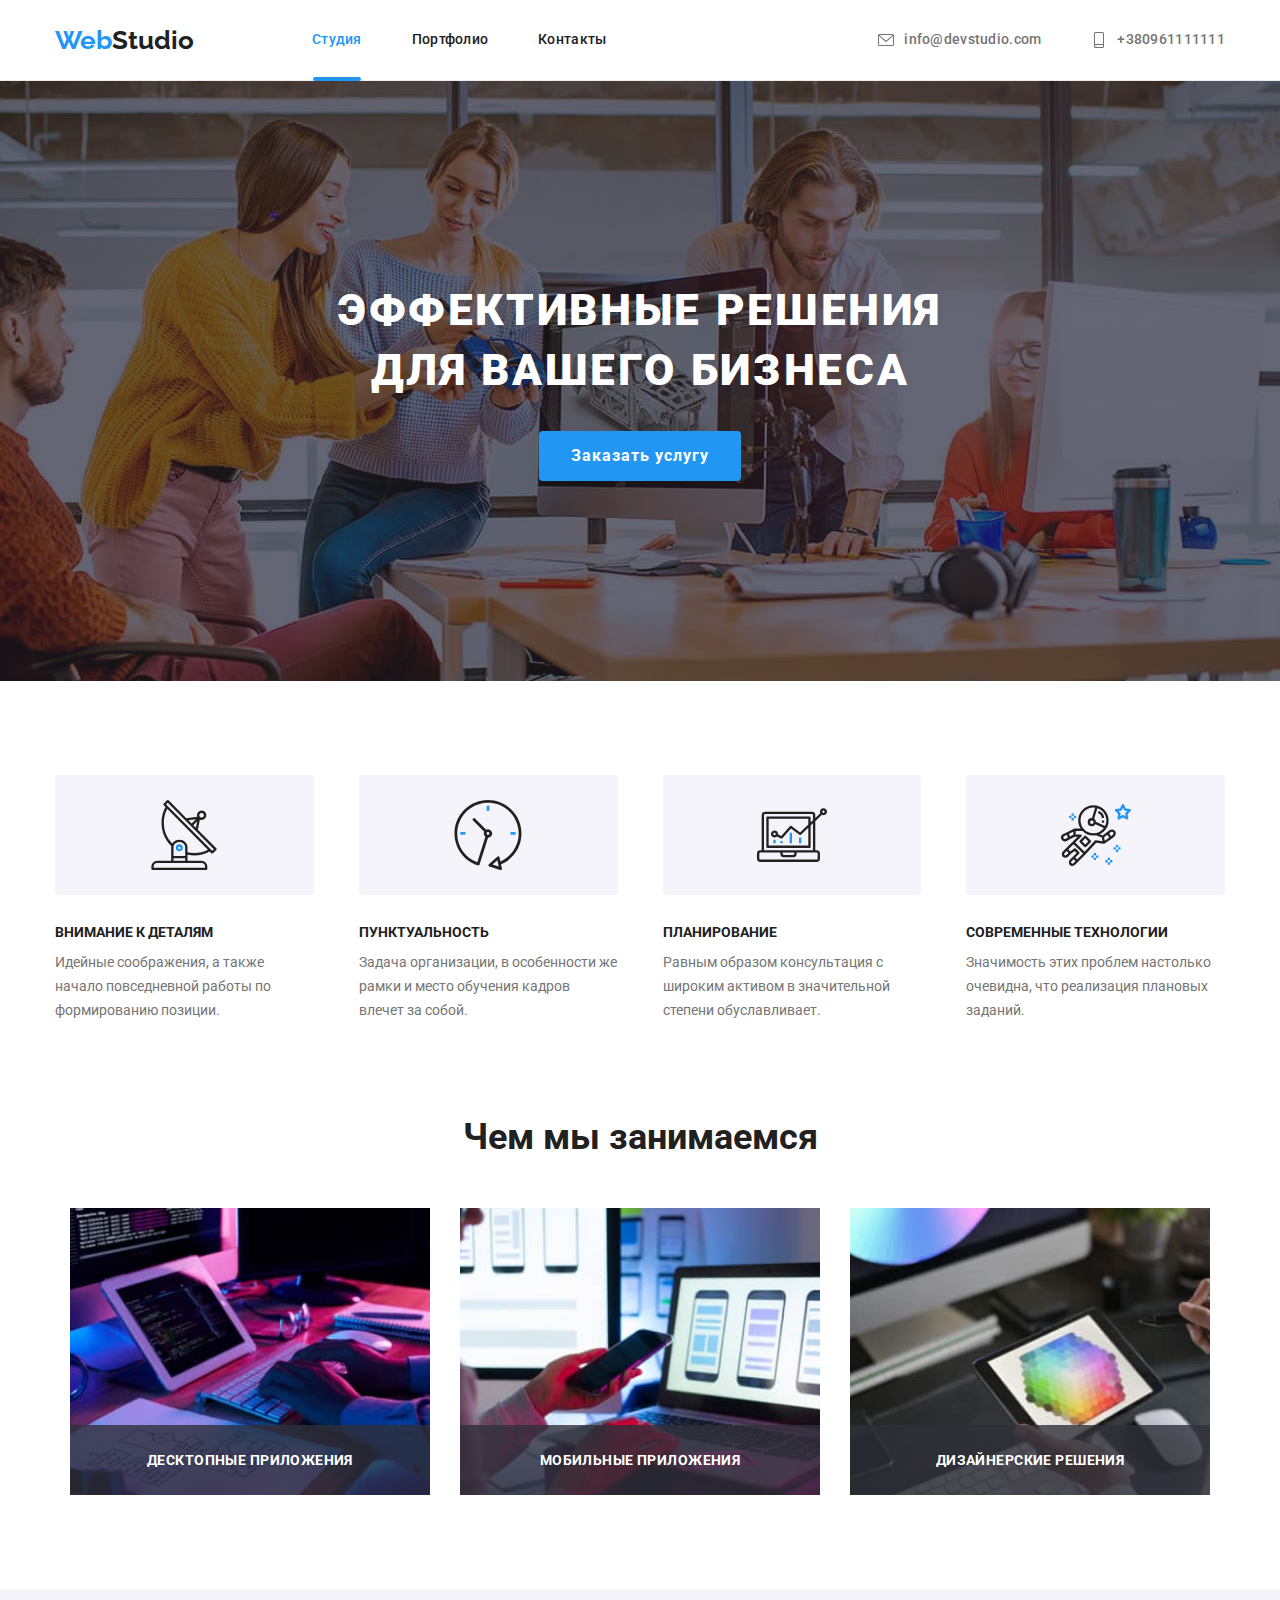
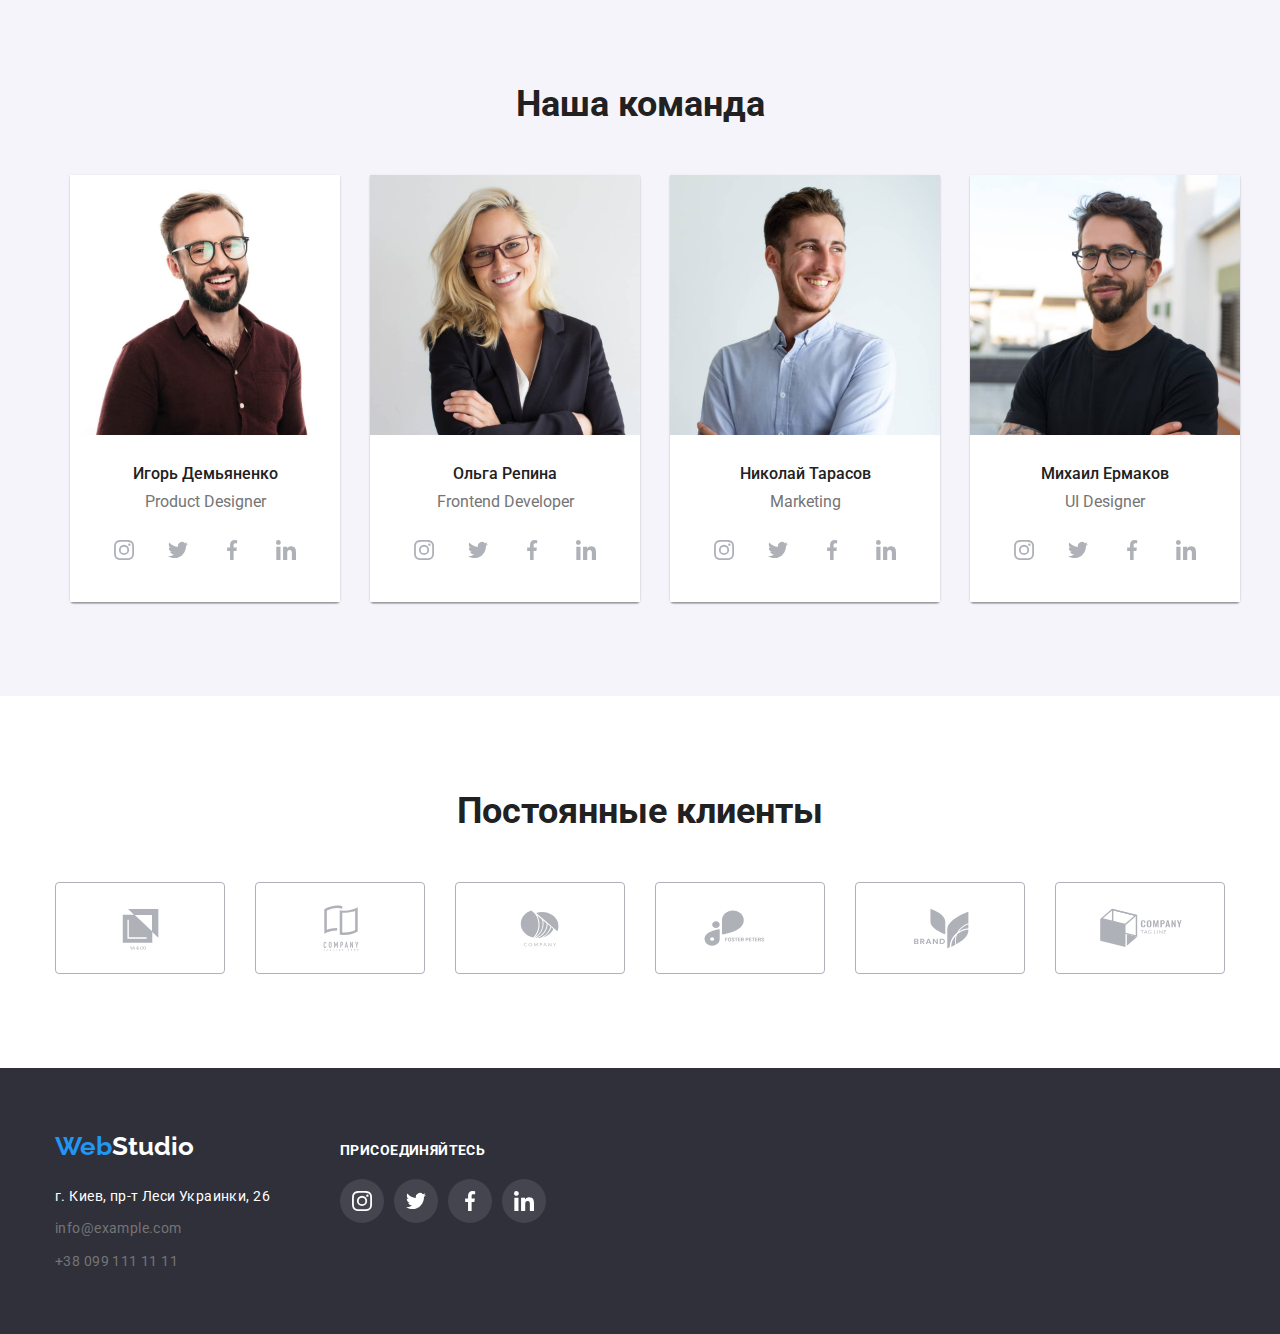
<file: index.html>
<!DOCTYPE html>
<html lang="ru">
<head>
    <meta charset="UTF-8">
    <meta http-equiv="X-UA-Compatible" content="IE=edge">
    <meta name="viewport" content="width=device-width, initial-scale=1.0">
    <title>Homework5</title>
    <link rel="preconnect" href="https://fonts.googleapis.com">
    <link rel="preconnect" href="https://fonts.gstatic.com" crossorigin>
    <link href="https://fonts.googleapis.com/css2?family=Raleway:wght@700&family=Roboto:wght@400;500;700;900&display=swap"
    rel="stylesheet">
    <link rel="stylesheet" href="https://cdnjs.cloudflare.com/ajax/libs/modern-normalize/1.1.0/modern-normalize.min.css">
    
    <link rel="stylesheet" href="./css/styles.css">
</head>
<body>
    <!--Шапка сайта-->
    <header class="page-header">
       <div class="container main-nav">
            <nav class="main-nav">
                <a class="logo" href="./index.html">
                    <span class="logo-accent">Web</span>Studio
                </a>
                <ul class="site-nav list">
                    <li class="item"><a href="" class="link current">Студия</a></li>
                    <li class="item"><a href="portfolio.html" class="link">Портфолио</a></li>
                    <li class="item"><a href="" class="link">Контакты</a></li>
                </ul>
            </nav>
            <ul class="head-contacts list">
                <li class="item">
                    <a href="mailto:info@devstudio.com" class="link">
                        <svg class="contact-icon">
                            <use href="./images/icons.svg#icon-envelope"></use>
                        </svg>
                        info@devstudio.com
                    </a>
                </li>
                <li class="item">
                    <a href="tel:+380961111111" class="link">
                        <svg class="contact-icon">
                            <use href="./images/icons.svg#icon-smartphone"></use>
                        </svg>
                        +380961111111
                    </a>
                </li>
            </ul>
       </div>
    </header>
    <!--Уникальный контент страницы-->
    <main>
            <!--Герой-->
            <section class="hero">
                <h1 class="hero-title"> ЭФФЕКТИВНЫЕ РЕШЕНИЯ ДЛЯ ВАШЕГО БИЗНЕСА</h1>
                <button type="button" class="hero-button" data-modal-open>Заказать услугу</button>
            </section>
            <!--Преимущества-->
            <section class="section">
                <div class="container">
                    <h2 class="visually-hidden">Наши преимущества</h2>
                    <ul class="feature-list list">

                        <li class="item">
                            <div class="feature-thumb">
                                <svg class="feature-icon">
                                    <use href="./images/icons.svg#icon-antenna"></use>
                                </svg>
                            </div>
                            <h3 class="title"> ВНИМАНИЕ К ДЕТАЛЯМ</h3>
                            <p class="text">Идейные соображения, а также начало повседневной работы по формированию позиции.</p>
                        </li>

                        <li class="item">
                            <div class="feature-thumb">
                                <svg class="feature-icon">
                                    <use href="./images/icons.svg#icon-clock"></use>
                                </svg>
                            </div>
                            <h3 class="title">ПУНКТУАЛЬНОСТЬ</h3>
                            <p class="text"> Задача организации, в особенности же рамки и место обучения кадров влечет за собой.</p>
                        </li>

                        <li class="item">
                            <div class="feature-thumb">
                                <svg class="feature-icon">
                                    <use href="./images/icons.svg#icon-diagram"></use>
                                </svg>
                            </div>
                            <h3 class="title">ПЛАНИРОВАНИЕ</h3>
                            <p class="text"> Равным образом консультация с широким активом в значительной степени обуславливает.</p>
                        </li>

                        <li class="item">
                            <div class="feature-thumb">
                                <svg class="feature-icon">
                                    <use href="./images/icons.svg#icon-astronaut"></use>
                                </svg>
                            </div>
                            <h3 class="title">СОВРЕМЕННЫЕ ТЕХНОЛОГИИ</h3>
                            <p class="text">Значимость этих проблем настолько очевидна, что реализация плановых заданий.</p>
                        </li>
                    </ul>
                </div>
            </section>

            <!--Чем мы занимаемся-->
            <section class="section no-padding">
                <div class="container">
                    <h2 class="section-title">Чем мы занимаемся</h2>
                    <ul class="what-we-do list">
                        <li class="item">
                            <img src="./images/whatwedo1.jpg" alt="Десктопные приложения" width="370">
                            <p class="what-we-do-name">Десктопные приложения</p>
                        </li>

                        <li class="item">
                            <img src="./images/whatwedo2.jpg" alt="Мобильные приложения" width="370">
                            <p class="what-we-do-name">Мобильные приложения</p>
                        </li>

                        <li class="item">
                            <img src="./images/whatwedo3.jpg" alt="Дизайнерские решения" width="370">
                            <p class="what-we-do-name">Дизайнерские решения</p>
                        </li>
                    </ul>
                </div>
            </section>
            <!--Команда-->
            <section class="section team">
               <div class="container">
                    <h2 class="section-title"> Наша команда</h2>
                    <ul class="team-list list">
                        <li class="item">
                            <div class="team-thumb">
                                <img src="./images/person1.jpg" alt="Игорь Демьяненко" width="270">
                            </div>
                            <div class="team-content">
                                <h3 class="title">Игорь Демьяненко</h3>
                                <p class="text" lang="en">Product Designer</p>
                                <ul class="actions list">
                                    <li class="action-item">
                                        <a href="" class="social" aria-label="Инстаграм">
                                            <svg class="social-icon">
                                                <use href="./images/icons.svg#icon-instagram"></use>
                                            </svg>
                                        </a>
                                    </li>
                                    <li class="action-item">
                                        <a href="" class="social" aria-label="Твиттер">
                                            <svg class="social-icon">
                                                <use href="./images/icons.svg#icon-twitter"></use>
                                            </svg>
                                        </a>
                                    </li>
                                    <li class="action-item">
                                        <a href="" class="social" aria-label="Фейсбук">
                                            <svg class="social-icon">
                                                <use href="./images/icons.svg#icon-facebook"></use>
                                            </svg>
                                        </a>
                                    </li>
                                    <li class="action-item">
                                        <a href="" class="social" aria-label="Линкедин">
                                            <svg class="social-icon">
                                                <use href="./images/icons.svg#icon-linkedin"></use>
                                            </svg>
                                        </a>
                                    </li>
                                </ul>
                            </div>
                        </li>

                        <li class="item">
                            <div class="team-thumb">
                                <img src="./images/person2.jpg" alt="Ольга Репина" width="270">
                            </div>
                            <div class="team-content">
                                <h3 class="title">Ольга Репина</h3>
                                <p class="text" lang="en">Frontend Developer</p>
                                <ul class="actions list">
                                    <li class="action-item">
                                        <a href="" class="social" aria-label="Инстаграм">
                                            <svg class="social-icon">
                                                <use href="./images/icons.svg#icon-instagram"></use>
                                            </svg>
                                        </a>
                                    </li>
                                    <li class="action-item">
                                        <a href="" class="social" aria-label="Твиттер">
                                            <svg class="social-icon">
                                                <use href="./images/icons.svg#icon-twitter"></use>
                                            </svg>
                                        </a>
                                    </li>
                                    <li class="action-item">
                                        <a href="" class="social" aria-label="Фейсбук">
                                            <svg class="social-icon">
                                                <use href="./images/icons.svg#icon-facebook"></use>
                                            </svg>
                                        </a>
                                    </li>
                                    <li class="action-item">
                                        <a href="" class="social" aria-label="Линкедин">
                                            <svg class="social-icon">
                                                <use href="./images/icons.svg#icon-linkedin"></use>
                                            </svg>
                                        </a>
                                    </li>
                                </ul>
                            </div>
                        </li>

                        <li class="item">
                            <div class="team-thumb">
                                <img src="./images/person3.jpg" alt="Николай Тарасов" width="270">
                            </div>
                            <div class="team-content">
                                <h3 class="title">Николай Тарасов</h3>
                                <p class="text" lang="en">Marketing </p>
                                <ul class="actions list">
                                    <li class="action-item">
                                        <a href="" class="social" aria-label="Инстаграм">
                                            <svg class="social-icon">
                                                <use href="./images/icons.svg#icon-instagram"></use>
                                            </svg>
                                        </a>
                                    </li>
                                    <li class="action-item">
                                        <a href="" class="social" aria-label="Твиттер">
                                            <svg class="social-icon">
                                                <use href="./images/icons.svg#icon-twitter"></use>
                                            </svg>
                                        </a>
                                    </li>
                                    <li class="action-item">
                                        <a href="" class="social" aria-label="Фейсбук">
                                            <svg class="social-icon">
                                                <use href="./images/icons.svg#icon-facebook"></use>
                                            </svg>
                                        </a>
                                    </li>
                                    <li class="action-item">
                                        <a href="" class="social" aria-label="Линкедин">
                                            <svg class="social-icon">
                                                <use href="./images/icons.svg#icon-linkedin"></use>
                                            </svg>
                                        </a>
                                    </li>
                                </ul>
                            </div>
                        </li>
                        
                        <li class="item">
                            <div class="team-thumb">
                                <img src="./images/person4.jpg" alt="Михаил Ермаков" width="270">
                            </div>
                            <div class="team-content">
                                <h3 class="title">Михаил Ермаков</h3>
                                <p class="text" lang="en">UI Designer</p>
                                <ul class="actions list">
                                    <li class="action-item">
                                        <a href="" class="social" aria-label="Инстаграм">
                                            <svg class="social-icon">
                                                <use href="./images/icons.svg#icon-instagram"></use>
                                            </svg>
                                        </a>
                                    </li>
                                    <li class="action-item">
                                        <a href="" class="social" aria-label="Твиттер">
                                            <svg class="social-icon">
                                                <use href="./images/icons.svg#icon-twitter"></use>
                                            </svg>
                                        </a>
                                    </li>
                                    <li class="action-item">
                                        <a href="" class="social" aria-label="Фейсбук">
                                            <svg class="social-icon">
                                                <use href="./images/icons.svg#icon-facebook"></use>
                                            </svg>
                                        </a>
                                    </li>
                                    <li class="action-item">
                                        <a href="" class="social" aria-label="Линкедин">
                                            <svg class="social-icon">
                                                <use href="./images/icons.svg#icon-linkedin"></use>
                                            </svg>
                                        </a>
                                    </li>
                                </ul>
                            </div>
                        </li>
                    </ul>
               </div>
            </section>
            <section class="section">
                <div class="container">
                    <h2 class="section-title">Постоянные клиенты</h2>
                    <ul class="clients list">
                        <li class="item">
                            <a href="" class="client-link">
                                <svg class="client-icon">
                                    <use href="./images/icons.svg#icon-client1"></use>
                                </svg>
                            </a>
                        </li>
            
                        <li class="item">
                            <a href="" class="client-link">
                                <svg class="client-icon">
                                    <use href="./images/icons.svg#icon-client2"></use>
                                </svg>
                            </a>
                        </li>
            
                        <li class="item">
                            <a href="" class="client-link">
                                <svg class="client-icon">
                                    <use href="./images/icons.svg#icon-client3"></use>
                                </svg>
                            </a>
                        </li>

                        <li class="item">
                            <a href="" class="client-link">
                                <svg class="client-icon">
                                    <use href="./images/icons.svg#icon-client4"></use>
                                </svg>
                            </a>
                        </li>

                        <li class="item">
                            <a href="" class="client-link">
                                <svg class="client-icon">
                                    <use href="./images/icons.svg#icon-client5"></use>
                                </svg>
                            </a>
                        </li>

                        <li class="item">
                            <a href="" class="client-link">
                                <svg class="client-icon">
                                    <use href="./images/icons.svg#icon-client6"></use>
                                </svg>
                            </a>
                        </li>
                    </ul>
                </div>
            </section>
    </main>
    <!--Футер-->
    <footer class="footer">
        <div class="container">
                    <div class="footer-nav">
                        <a class="logo" href="./index.html">
                            <span class="logo-accent">Web</span>Studio
                        </a>
                        <address>
                            <ul class="list">
                                <li class="item"><a class="address link" href="">г. Киев, пр-т Леси Украинки, 26 </a></li>
                                <li class="item"><a class="contacts link" href="mailto:info@example.com">info@example.com</a></li>
                                <li class="item"><a class="contacts link" href="tel:+380991111111">+38 099 111 11 11</a></li>
                            </ul>
                        </address>
                    </div>
                    <div class="join-to-us">
                        <strong class="join"> Присоединяйтесь</strong>
                        <ul class="footer-social list">
                            <li class="action-item">
                                <a href="" class="social" aria-label="Инстаграм">
                                    <svg class="social-icon">
                                        <use href="./images/icons.svg#icon-instagram"></use>
                                    </svg>
                                </a>
                            </li>
                            <li class="action-item">
                                <a href="" class="social" aria-label="Твиттер">
                                    <svg class="social-icon">
                                        <use href="./images/icons.svg#icon-twitter"></use>
                                    </svg>
                                </a>
                            </li>
                            <li class="action-item">
                                <a href="" class="social" aria-label="Фейсбук">
                                    <svg class="social-icon">
                                        <use href="./images/icons.svg#icon-facebook"></use>
                                    </svg>
                                </a>
                            </li>
                            <li class="action-item">
                                <a href="" class="social" aria-label="Линкедин">
                                    <svg class="social-icon">
                                        <use href="./images/icons.svg#icon-linkedin"></use>
                                    </svg>
                                </a>
                            </li>
                        </ul>
                    </div>
        </div>
    </footer>
<!-- Модальное окно -->
    <div class="backdrop is-hidden" data-modal>
        <div class="modal">
            <button class="close-button" data-modal-close></button>
        </div>
    </div>

    <script src="./js/modal.js"></script>
</body>
</html>
</file>
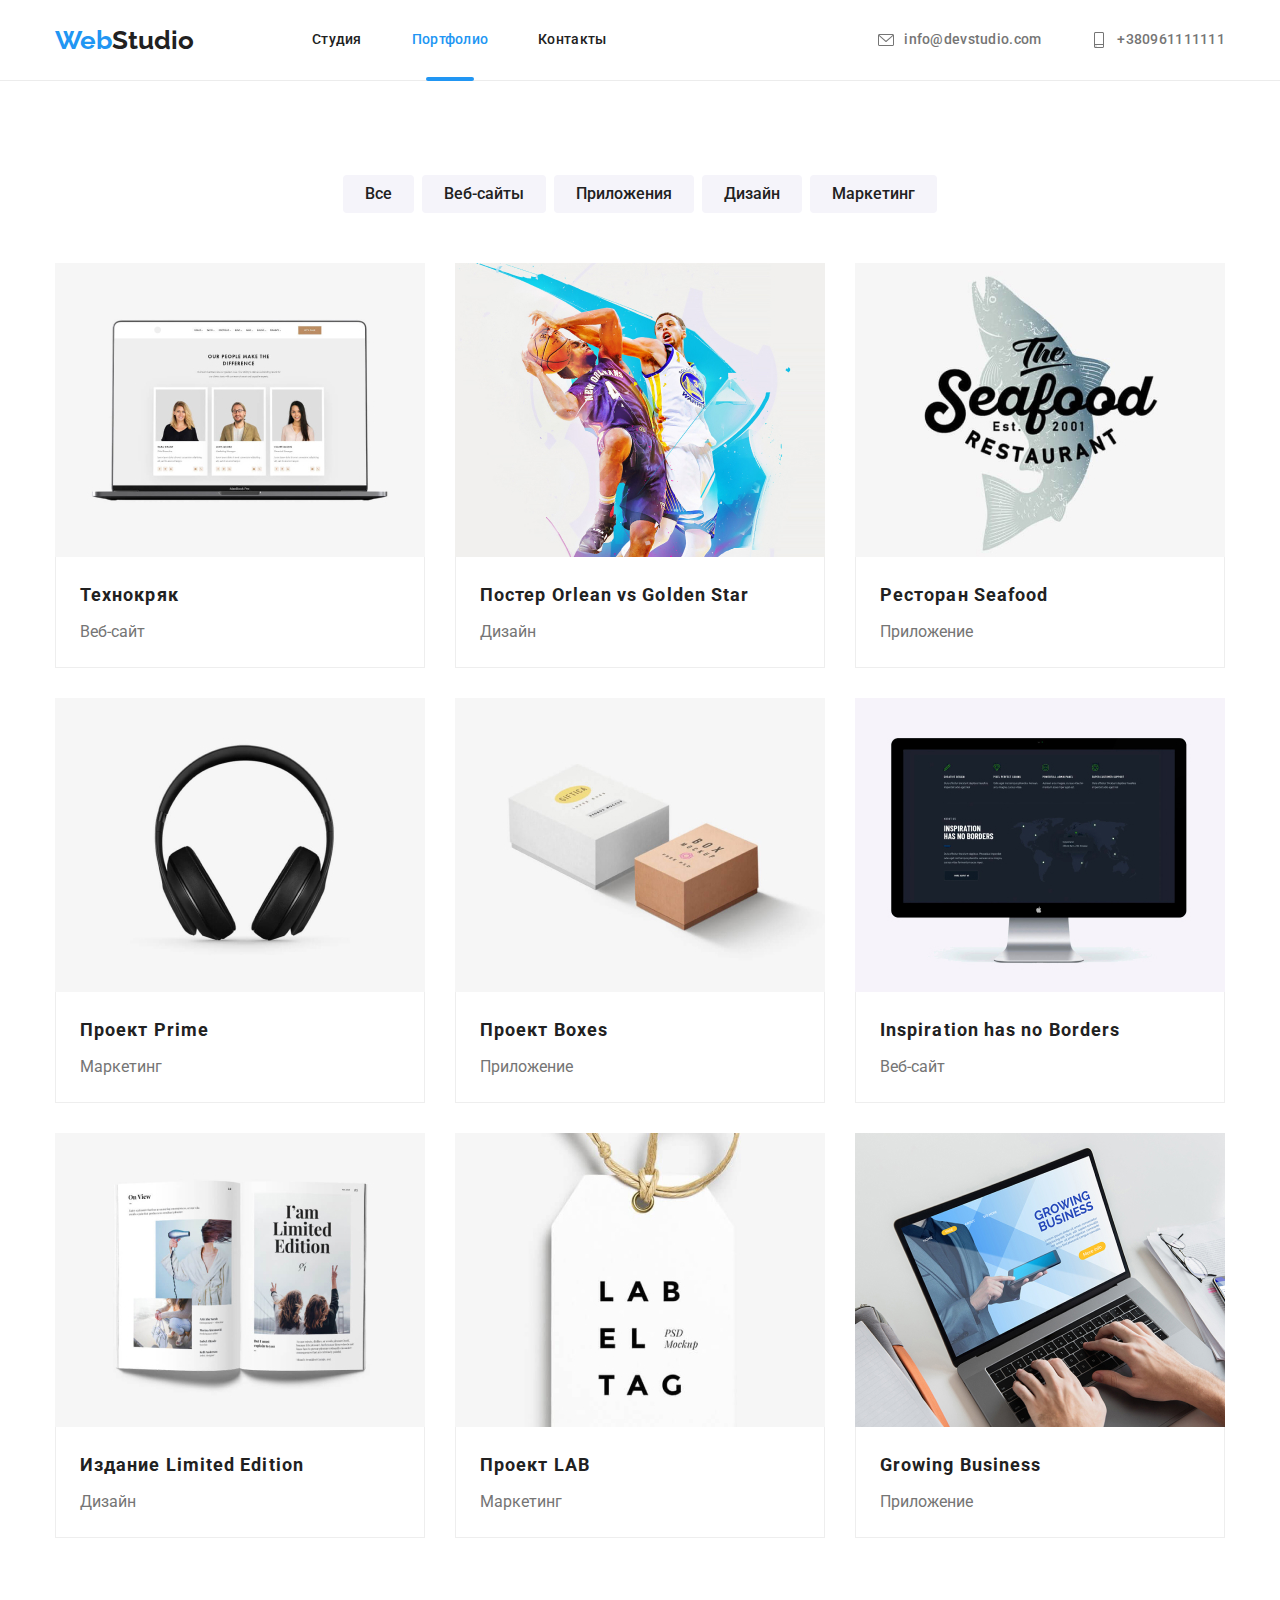
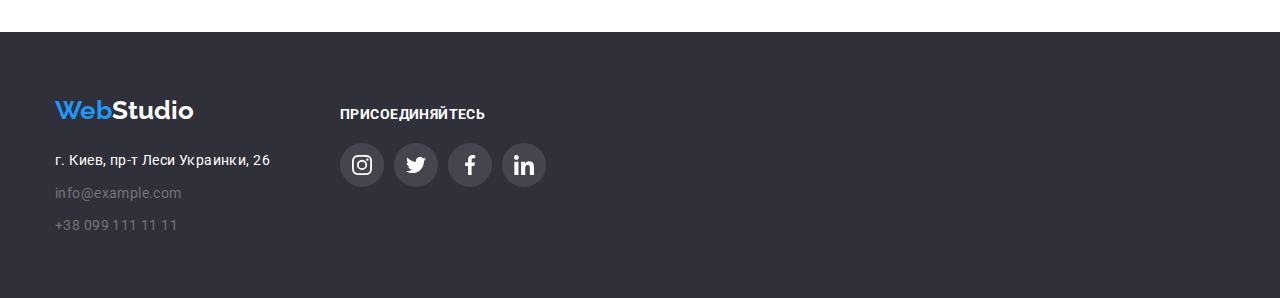
<file: portfolio.html>
<!DOCTYPE html>
<html lang="ru">
<head>
    <meta charset="UTF-8">
    <meta http-equiv="X-UA-Compatible" content="IE=edge">
    <meta name="viewport" content="width=device-width, initial-scale=1.0">
    <title>Homework5</title>
    <link rel="preconnect" href="https://fonts.googleapis.com">
    <link rel="preconnect" href="https://fonts.gstatic.com" crossorigin>
    <link
        href="https://fonts.googleapis.com/css2?family=Raleway:wght@700&family=Roboto:wght@400;500;700;900&display=swap"
        rel="stylesheet">

    <link rel="stylesheet" href="./css/styles.css">
</head>
<body>
    <header class="page-header">
        <div class="container main-nav">
            <nav class="main-nav">
                <a class="logo" href="./index.html">
                    <span class="logo-accent">Web</span>Studio
                </a>
                <ul class="site-nav list">
                    <li class="item"><a href="index.html" class="link">Студия</a></li>
                    <li class="item"><a href="portfolio.html" class="link current">Портфолио</a></li>
                    <li class="item"><a href="" class="link">Контакты</a></li>
                </ul>
            </nav>
            <ul class="head-contacts list">
                <li class="item">
                    <a href="mailto:info@devstudio.com" class="link">
                        <svg class="contact-icon">
                            <use href="./images/icons.svg#icon-envelope"></use>
                        </svg>
                        info@devstudio.com
                    </a>
                </li>
                <li class="item">
                    <a href="tel:+380961111111" class="link">
                        <svg class="contact-icon">
                            <use href="./images/icons.svg#icon-smartphone"></use>
                        </svg>
                        +380961111111
                    </a>
                </li>
            </ul>
        </div>
    </header>
    <main>
        <section class="section">
           <div class="container">
                <h1 class="visually-hidden">Portfolio</h1>
                <ul class="filter list">
                    <li class="item"><button type="button" class="button">Все</button></li>
                    <li class="item"><button type="button" class="button">Веб-сайты</button></li>
                    <li class="item"><button type="button" class="button">Приложения</button></li>
                    <li class="item"><button type="button" class="button">Дизайн</button></li>
                    <li class="item"><button type="button" class="button">Маркетинг</button></li>
                </ul>
                <ul class="card-set list">
                    <li class="item">
                        <a href="" class="card">
                            <div class="card-thumb">
                                <img width="370" height="294" src="./images/portfolio1.jpg" alt="Дисплей ПК с открытой страницей сайта">
                                <p class="card-guide">Ресурс предлагает комплексные предложени с разным уровнем функционала и сервисов. Все это позволbn
                                посетителю получить исчерпывающие сведения о компании иkb частном лице.</p>
                            </div>
                            <div class="card-content">
                                <h2 class="card-title">Технокряк</h2>
                                <p class="card-text"> Веб-сайт</p>
                            </div>
                        </a>
                    </li>

                    <li class="item">
                        <a class="card">
                            <div class="card-thumb">
                                <img width="370" height="294" src="./images/portfolio2.jpg" alt="Два баскетболиста">
                                <p class="card-guide">Ресурс предлагает комплексные предложения с разным уровнем функционала и сервисов. Все это позволит посетителю получить исчерпывающие сведения о компании или частном лице.</p>
                            </div>
                            <div class="card-content">
                                <h2 class="card-title">Постер <span lang="en"> Orlean vs Golden Star</span></h2>
                                <p class="card-text"> Дизайн</p>
                            </div>
                        </a>
                    </li>

                    <li class="item">
                        <a class="card">
                            <div class="card-thumb">
                                <img width="370" height="294" src="./images/portfolio3.jpg" alt="Логотип ресторана Seafood">
                                <p class="card-guide">Ресурс предлагает комплексные предложени с разным уровнем функционала и сервисов. Все это позволbn посетителю получить исчерпывающие сведения о компании иkb частном лице.</p>
                            </div>
                            <div class="card-content">
                                <h2 class="card-title">Ресторан <span lang="en">Seafood</span></h2>
                                <p class="card-text">Приложение</p>
                            </div>
                        </a>
                    </li>

                    <li class="item">
                        <a class="card">
                            <div class="card-thumb">
                                <img width="370" height="294" src="./images/portfolio4.jpg" alt="Наушники">
                                <p class="card-guide">Ресурс предлагает комплексные предложени с разным уровнем функционала и сервисов. Все это позволbn
                                посетителю получить исчерпывающие сведения о компании иkb частном лице.</p>
                            </div>
                            <div class="card-content">
                                <h2 class="card-title">Проект <span lang="en">Prime</span></h2>
                                <p class="card-text">Маркетинг</p>
                            </div>
                        </a>
                    </li>

                    <li class="item"> 
                        <a class="card">
                            <div class="card-thumb">
                                <img width="370" height="294" src="./images/portfolio5.jpg" alt="Две коробки">
                                <p class="card-guide">Ресурс предлагает комплексные предложени с разным уровнем функционала и сервисов. Все это позволbn
                                посетителю получить исчерпывающие сведения о компании иkb частном лице.</p>
                            </div>
                            <div class="card-content">
                                <h2 class="card-title">Проект <span lang="en">Boxes</span></h2>
                                <p class="card-text">Приложение</p>
                            </div>
                        </a>
                    </li>

                    <li class="item">
                        <a class="card">
                            <div class="card-thumb">
                                <img width="370" height="294" src="./images/portfolio6.jpg" alt="Экран компьютера">
                                <p class="card-guide">Ресурс предлагает комплексные предложени с разным уровнем функционала и сервисов. Все это позволbn
                                посетителю получить исчерпывающие сведения о компании иkb частном лице.</p>
                            </div>
                            <div class="card-content">
                                <h2 class="card-title" lang="en">Inspiration has no Borders</h2>
                                <p class="card-text">Веб-сайт</p>
                            </div>
                        </a>
                    </li>

                    <li class="item">
                        <a class="card">
                            <div class="card-thumb">
                                <img width="370" height="294" src="./images/portfolio7.jpg" alt="Разворот журнала">
                                <p class="card-guide">Ресурс предлагает комплексные предложени с разным уровнем функционала и сервисов. Все это позволbn
                                посетителю получить исчерпывающие сведения о компании иkb частном лице.</p>
                            </div>
                            <div class="card-content">
                                <h2 class="card-title">Издание <span lang="en">Limited Edition</span></h2>
                                <p class="card-text">Дизайн </p>
                            </div>
                        </a>
                    </li>

                    <li class="item">
                        <a class="card">
                            <div class="card-thumb">
                                <img width="370" height="294" src="./images/portfolio8.jpg" alt="Бирка LAB">
                                <p class="card-guide">Ресурс предлагает комплексные предложени с разным уровнем функционала и сервисов. Все это позволbn
                                посетителю получить исчерпывающие сведения о компании иkb частном лице.</p>
                            </div>
                            <div class="card-content">
                                <h2 class="card-title">Проект <span lang="en">LAB</span></h2>
                                <p class="card-text">Маркетинг</p>
                            </div>
                        </a>
                    </li>

                    <li class="item">
                        <a class="card">
                            <div class="card-thumb">
                                <img width="370" height="294" src="./images/portfolio9.jpg" alt="Руки на клавиатуре ноутбука">
                                <p class="card-guide">Ресурс предлагает комплексные предложени с разным уровнем функционала и сервисов. Все это позволbn
                                посетителю получить исчерпывающие сведения о компании иkb частном лице.</p>
                            </div>
                            <div class="card-content">
                                <h2 class="card-title" lang="en">Growing Business</h2>
                                <p class="card-text">Приложение</p>
                            </div>
                        </a>
                    </li>
                </ul>
           </div>
        </section>
    </main>
    <footer class="footer">
        <div class="container">
            <div class="footer-nav">
                <a class="logo" href="./index.html">
                    <span class="logo-accent">Web</span>Studio
                </a>
                <address>
                    <ul class="list">
                        <li class="item"><a class="address link" href="">г. Киев, пр-т Леси Украинки, 26 </a></li>
                        <li class="item"><a class="contacts link" href="mailto:info@example.com">info@example.com</a></li>
                        <li class="item"><a class="contacts link" href="tel:+380991111111">+38 099 111 11 11</a></li>
                    </ul>
                </address>
            </div>
            <div class="join-to-us">
                <strong class="join"> Присоединяйтесь</strong>
                <ul class="footer-social list">
                    <li class="action-item">
                        <a href="" class="social" aria-label="Инстаграм">
                            <svg class="social-icon">
                                <use href="./images/icons.svg#icon-instagram"></use>
                            </svg>
                        </a>
                    </li>
                    <li class="action-item">
                        <a href="" class="social" aria-label="Твиттер">
                            <svg class="social-icon">
                                <use href="./images/icons.svg#icon-twitter"></use>
                            </svg>
                        </a>
                    </li>
                    <li class="action-item">
                        <a href="" class="social" aria-label="Фейсбук">
                            <svg class="social-icon">
                                <use href="./images/icons.svg#icon-facebook"></use>
                            </svg>
                        </a>
                    </li>
                    <li class="action-item">
                        <a href="" class="social" aria-label="Линкедин">
                            <svg class="social-icon">
                                <use href="./images/icons.svg#icon-linkedin"></use>
                            </svg>
                        </a>
                    </li>
                </ul>
            </div>
        </div>
    
    </footer>
</body>
</html>
</file>
<file: css/styles.css>
/* title-main #212121 */
/* main #757575
*/
/* wthite accent #FFFFFF */
/* accent #2196F3 */

/* light background #E5E5E5 */
/* dark background #2F303A */
/* white background #FFFFFF */
html {
  box-sizing: border-box;
}

*,
*::before,
*::after {
  box-sizing: inherit;
}

:root {
  --primary-text-color: #757575;
  --title-text-color: #212121;
  --accent-color: #2196F3;
  --primary-white-color: #fff;
  --secondary-bgd-color: #F5F4FA;
  --dark-background: #2F303A;
  --border-color: #EEEEEE;
  --border-header-color: #ECECEC;
  --primary-icon-color: #AFB1B8;

  --card-set-gap: 30px;
}

p,
h1,
h2,
h3,
h4,
h5,
h6 {
  margin: 0;
  padding: 0;
}

a {
  text-decoration: none;
}
img {
  display: block;
  max-width: 100%;
  height: auto;

}
body {
  margin: 0;
  background-color: var(--primary-white-color);
  color: var(--primary-text-color);
  font-family: Roboto, sans-serif;
  font-size: 14px;
  letter-spacing: 0,03em;
}

.list {
  margin: 0;
  padding: 0;
  list-style: none;
}

.container {
  margin-left: auto;
  margin-right: auto;
  width: 1200px;
  padding: 0 15px;
}


/* logo */
.page-header {
  border-bottom: 1px solid var(--border-header-color);
}
.logo {
  color: var(--title-text-color);
  font-family: Raleway, sans-serif;
  text-decoration: none;
  font-weight: 700;
  font-size: 26px;
  line-height: 1.4;
 
}

.logo-accent {
  color: var(--accent-color);
}

/* Page header */


.main-nav {
  display: flex;
  align-items: center;
  /* justify-content: space-between; */
}

/* site nav */

.site-nav {
  display: flex;
  flex-wrap: wrap;
  margin-left: 93px;
}


.site-nav .link {
  position: relative;
  display: block;

  padding: 32px 25px;
  
  color: var(--title-text-color);
  font-weight: 500;
  line-height: 1.14;
  letter-spacing: 0.02em;
  white-space: nowrap;

  transition: color 250ms cubic-bezier(0.4, 0, 0.2, 1);
}


.site-nav .link:hover,
.site-nav .link:focus {
  color: var(--accent-color);
}
.site-nav .link.current{
  color: var(--accent-color);
}
.current::after {
content: '';
position: absolute;
bottom: -1px;
left: 50%;
transform: translate(-50%);

width: 48px;
height: 4px;

background-image: url(../images/hover.svg);
}
/* head-contacts */

.head-contacts {
  display: flex;
  flex-wrap: wrap;
  margin-left: auto;
}

.head-contacts .item + .item {
  margin-left: 50px;
}
.head-contacts .link {
  display: flex;
  align-items: center;
  padding-top: 32px;
  padding-bottom: 32px;

  color: var(--primary-text-color);
  font-weight: 500;
  line-height: 1.14;
  letter-spacing: 0.02em;
  white-space: nowrap;

  transition: color 250ms cubic-bezier(0.4, 0, 0.2, 1);
}

.head-contacts .link:hover,
.head-contacts .link:focus {
  color: var(--accent-color);
}
.contact-icon {
  margin-right: 10px;
  width: 16px;
  height: 16px;
  fill: currentColor;
}
/* hero */
.hero {
  padding-top: 200px;
  padding-bottom: 200px;
  text-align: center;

  background-color: var(--dark-background);

  max-width: 1600px;
  height: 600px;
  margin-left: auto;
  margin-right: auto;
  background-image: linear-gradient(
    to right,
    rgba(47, 48, 58, 0.4),
    rgba(47, 48, 58, 0.4)),
  url(../images/bg-hero.jpg);
  background-repeat: no-repeat;
  background-position: center;
}
.hero-title {
  margin: 0 auto;
  width: 696px;

  color: var(--primary-white-color);

  font-weight: 900;
  font-size: 44px;
  line-height: 1.36;
  letter-spacing: 0.06em;
  text-transform: uppercase;

}

/* section */

.section {
  padding-top: 94px;
  padding-bottom: 94px;
}
.section.no-padding {
  padding-top: 0;
}
.section-title {
  margin-bottom: 50px;

  color: var(--title-text-color);
  font-weight: 700;
  font-size: 36px;
  line-height: 1.17;
  text-align: center;
}
/* features */
.feature-list {
  display: flex;
}
.feature-list .item {
  width: 270px;
}

.feature-list .item + .item {
  margin-left: 45px;
}
.feature-thumb {

  display: flex;
  align-items: center;
  justify-content: center;
  height: 120px;
  background-color: var(--secondary-bgd-color);
  border-radius: 4px;
  margin-bottom: 30px;
}
.feature-icon {
  width: 70px;
  height: 70px;
}
.feature-list .title {
  margin-bottom: 10px;
  
  color: var(--title-text-color);
  font-weight: 700;
  font-size: 14px;
  line-height: 1.14;
  text-transform: uppercase;
  }

.visually-hidden {
  position: absolute;
  width: 1px;
  height: 1px;
  margin: -1px;
  padding: 0;
  overflow: hidden;
  border: 0;
  clip: rect(0 0 0 0);
}

.feature-list .text {
  line-height: 1.7;
}

/* what-we-do */
.what-we-do {
  display: flex;
}

.what-we-do .item {
  position: relative;
  margin: 0 15px;
}

.what-we-do-name {
  position: absolute;
  bottom: 0;
  left: 0;

  display: flex;
  justify-content: center;
  align-items: center;
  width: 100%;
  height: 70px;

  color: var(--primary-white-color);
  background-color: #2F303ACC;;
  font-size: 14px;
  font-weight: 700;
  line-height: 1.1429;
  letter-spacing: 0.03em;
  text-align: center;
  text-transform: uppercase;
}

/* team */
.section.team {
  background-color: var(--secondary-bgd-color);
}

.team-list {
  display: flex;
}
.actions {
  display: flex;
  justify-content: center;
}
.team-list .item {
  width: 270px;
  margin: 0 15px;

  box-shadow: 0px 1px 3px rgba(0, 0, 0, 0.12),
  0px 1px 1px rgba(0, 0, 0, 0.14),
  0px 2px 1px rgba(0, 0, 0, 0.2);
  border-radius: 0px 0px 4px 4px;
}
.team-content {
  background-color: var(--primary-white-color);
  padding: 30px 32px;
}
.team-list .title {
  margin-bottom: 10px;
  color: var(--title-text-color);
  font-size: 16px;
  line-height: 1.1718 ;
  font-weight: 500;
  text-align: center;
}
.team-list .text {
  font-size: 16px;
  line-height: 1.1718;
  font-weight: 400;
  text-align: center;
  margin-bottom: 16px;

}
.action-item + .action-item {
  margin-left: 10px;
}
.social {
  display: inline-block;
  width: 44px;
  height: 44px;
  padding: 12px;
  border: none;
  color: var(--primary-icon-color);
  background-color: var(--primary-white-color);
  border-radius: 50%;

  transition: color 250ms cubic-bezier(0.4, 0, 0.2, 1),
  background-color 250ms cubic-bezier(0.4, 0, 0.2, 1);
}

.social:hover,
.social:focus {
  color: var(--primary-white-color);
  background-color: var(--accent-color);
}
.social-icon {
  width: 20px;
  height: 20px;
  fill: currentColor;
}
/* clients */
.clients {
  display: flex;
  justify-content: center;
  align-items: center;
}
.clients .item {
  width: 170px;
  height: 92px;
}
.client-link {
  display: inline-block;
  width: 100%;
  height: 100%;
  color: var(--primary-icon-color);

  border: 1px solid var(--primary-icon-color);
  border-radius: 4px;
  cursor: pointer;

  transition: color 250ms cubic-bezier(0.4, 0, 0.2, 1),
  border-color 250ms cubic-bezier(0.4, 0, 0.2, 1);
}
.client-link:hover,
.clien-link:focus {
  color: var(--accent-color);
  border-color: var(--accent-color);
}
.clients .item + .item {
  margin-left: 30px;
}
.client-icon {
  width: 170px;
  height: 92px;
  fill: currentColor;
  
}

/* button */
.button {
  display: inline-block;
  border-radius: 4px;
  border-width: 0;
  padding: 6px 22px;
  color: var(--title-text-color);
  background-color: var(--secondary-bgd-color);

  font-family: inherit;
  font-weight: 500;
  font-size: 16px;
  line-height: 1.63;

  cursor: pointer;

  transition: color 250ms cubic-bezier(0.4, 0, 0.2, 1),
  background-color 250ms cubic-bezier(0.4, 0, 0.2, 1);

}
.button:hover,
.button:focus {
  color: var(--primary-white-color);
  background-color: var(--accent-color);
}
.hero-button {
  display: inline-block;
  border-radius: 4px;
  border: none;
  padding: 10px 32px;
  min-width: 200px;

  margin-top: 30px;

  color: var(--primary-white-color);
  background-color: var(--accent-color);

  font-family: inherit;
  font-weight: 700;
  font-size: 16px;
  line-height: 1.88;
  letter-spacing: 0.06em;
  text-align: center;

  cursor: pointer;

}



/* portfolio main */
.card-set {
  display: flex;
  flex-wrap: wrap;

  margin-left: calc(-1 * var(--card-set-gap));
  margin-top: calc(-1 * var(--card-set-gap));
}

.card-set > .item {
  flex-basis: calc (100%/3 - var(--card-set-gap));

  margin-left: var(--card-set-gap);
  margin-top: var(--card-set-gap);

}

/* .card-set > item:nth-child(3n) {
  margin-right: 0;
}

.card-set > .item:nth-last-child(-n +3) {
  margin-bottom: 0;
} */
/* .card-set > .item:nth-child(3n) {
  margin-right: 0;
} */
/* .card-set > .item:not(:nth-child(3n)) {
  margin-right: 30px;
} */

/* .card-set > .item:nth-last-child(-n +3) {
  margin-bottom: 0;
} */
/* .card-set > .item:not(:nth-last-child(-n +3)) {
  margin-bottom: 30px;
} */
.card {
  display: block;
  cursor: pointer;

  transition: box-shadow 250ms cubic-bezier(0.4, 0, 0.2, 1);
}
.card:hover,
.card:focus {
  box-shadow: 1px 4px 6px 0px #00000029,
   0px 4px 4px 0px #0000000F,
   0px 1px 1px 0px #0000001F;
}
.card-thumb {
  position: relative;
  overflow: hidden;
}
.card-guide {
  position: absolute;
  top: 0;
  left: 0;

  padding: 63px 24px;

  color: var(--primary-white-color);
  font-size: 18px;
  line-height: 1.5556;

  background-color: var(--accent-color);
  opacity: 0;
  pointer-events: none;
  visibility: hidden;

  transform: translateY(100%);

  transition: opasity 250ms cubic-bezier(0.4, 0, 0.2, 1),
  transform 250ms cubic-bezier(0.4, 0, 0.2, 1);
}
.card:hover .card-guide,
.card:focus .card-guide {
  opacity: 0.9;
  transform: translateY(0);

}
.card-title {
  margin-bottom: 4px;

  color: var(--title-text-color);

  font-weight: 700;
  font-size: 18px;
  line-height: 2;
  letter-spacing: 0.06em;
}
.card-text {
  color: var(--primary-text-color);

  font-size: 16px;
  line-height: 1.88;
}

.card-content {
  padding: 20px 24px;

  border-bottom: 1px solid var(--border-color);
  border-right: 1px solid var(--border-color);
  border-left: 1px solid var(--border-color);
}
.filter {
  display: flex;
  margin-bottom: 50px;
  justify-content: center;
}
.filter .item + .item {
  margin-left: 8px;
}

  /* footer */

.address {
  font-style: normal;
  line-height: 1.7;
  color: var(--primary-white-color);
  text-decoration: none;
  letter-spacing: 0.03em;
}
.contacts {
  line-height: 1.7;
  font-style: normal;
  color: var(--primary-text-color);
  text-decoration: none;
  letter-spacing: 0.03em;
}
.footer .item:not(:nth-last-child(-n +1)) {
  margin-bottom: 9px;
}
.footer .item:nth-child(1) {
  margin-top: 20px;
}

.footer .link {
  transition: color 250ms cubic-bezier(0.4, 0, 0.2, 1);
}

.footer .link:hover,
.footer .link:focus {
  color: var(--accent-color);
}

.footer {
  padding-top: 60px;
  padding-bottom: 60px;
  background-color: var(--dark-background)
}
.footer .container {
  display: flex;
  align-items: baseline;
}
.join-to-us {
  margin-left: 70px;
}
.join {
  color: var(--primary-white-color);
  font-weight: 700;
  line-height: 1.1721;
  letter-spacing: 0.03em;
  text-transform: uppercase;
}
.footer-social {
  display: flex;
  margin-top: 20px;
}
.join-to-us .social {
  color: var(--primary-white-color);
  background-color: rgba(255, 255, 255, 0.1);

  transition: background-color 250ms cubic-bezier(0.4, 0, 0.2, 1);
}
.join-to-us .social:hover,
.join-to-us .social:focus {
  background-color: var(--accent-color);
}

.footer .logo {
  color: var(--primary-white-color);
}

/* модальное окно */

.backdrop {
  position: fixed;
  z-index: 20;
  top: 0;
  left: 0;

  width: 100%;
  height: 100%;

  background-color: rgba(0, 0, 0, 0.2);

  opacity: 1;
  transition: opacity 250ms cubic-bezier(0.4, 0, 0.2, 1);
}

.backdrop.is-hidden {
  opacity: 0;
  pointer-events: none;
  visibility: hidden;
}
.backdrop.is-hidden .modal {
  transform: translate(-50%, -50%) scale(0.9);
}
.modal {
  position: absolute;
  z-index: 30;
  top: 50%;
  left: 50%;

  max-width: 528px;
  width: 100%;
  max-height: 581px;
  height: 80%;

  background-color: var(--primary-white-color);
  box-shadow: 0 2px 1px 0 #00000033,
  0 1px 1px 0 #00000024,
  0 1px 3px 0 #0000001F;
  border-radius: 4px;

  transform: translate(-50%, -50%) scale(1);

  transition: transform 250ms cubic-bezier(0.4, 0, 0.2, 1);
}
.close-button {
  display: block;
  width: 30px;
  height: 30px;
  margin: 8px 8px 8px auto;

  background: var(--primary-white-color) url(../images/close-button.svg) no-repeat 50% 50%;
  border: 1px solid #0000001A;
  border-radius: 50%;

  cursor: pointer;
}
</file>
